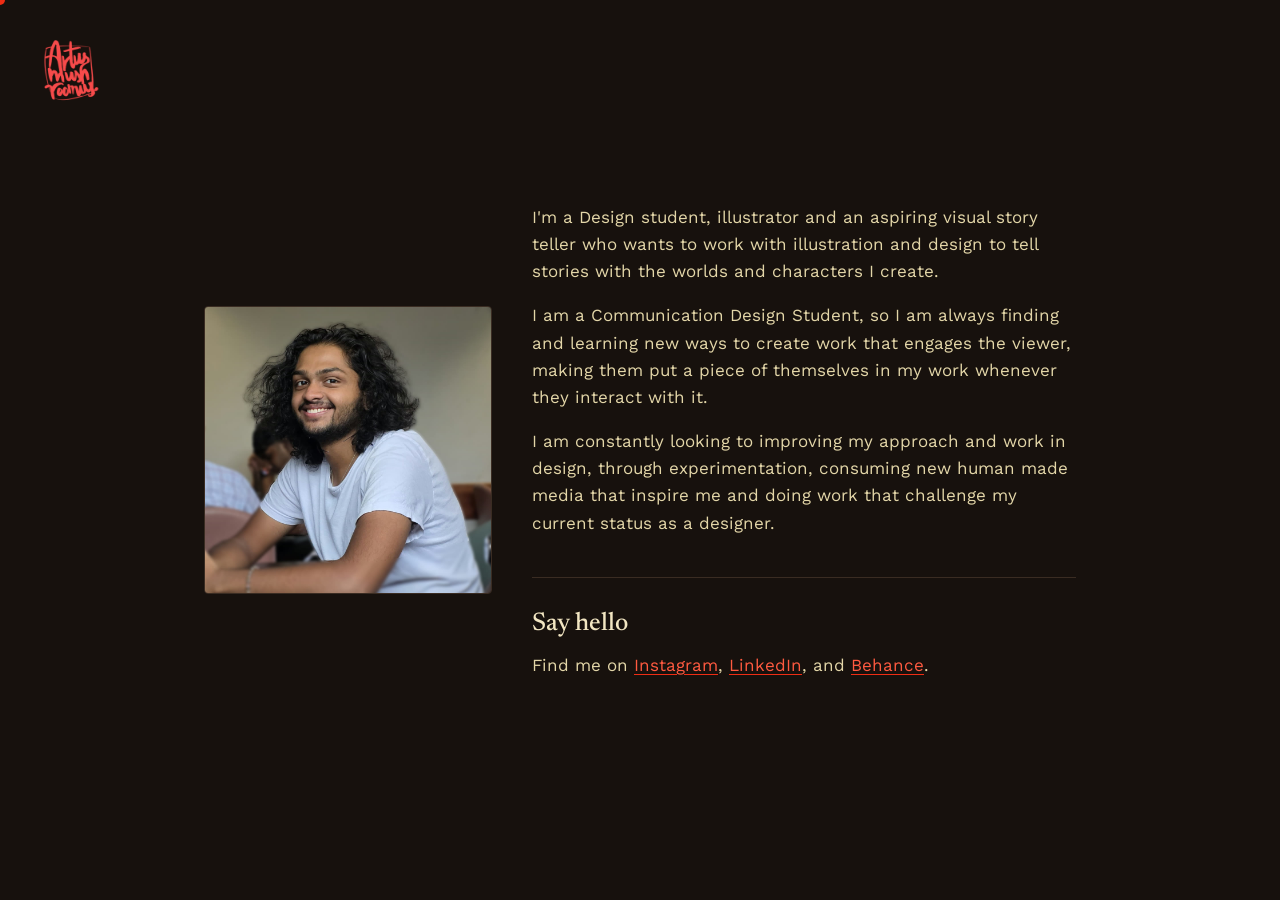
<file: about.html>
<!DOCTYPE html>
<html lang="en">

<head>
  <meta charset="UTF-8">
  <meta name="viewport" content="width=device-width, initial-scale=1.0">
  <title>About — Adithyan S.</title>
  <meta name="description" content="About Adithyan S. and how to get in touch.">

  <link rel="preconnect" href="https://fonts.googleapis.com">
  <link rel="preconnect" href="https://fonts.gstatic.com" crossorigin>
  <link
    href="https://fonts.googleapis.com/css2?family=Newsreader:ital,wght@0,400;0,500;0,600;1,400&family=Work+Sans:wght@400;500;600&display=swap"
    rel="stylesheet">

  <link rel="stylesheet" href="style.css">
</head>

<body>

  <!-- Custom cursor dot — purely decorative, hidden on touch devices -->
  <div class="cursor-dot" id="cursorDot" aria-hidden="true"></div>

  <div id="siteContent">

    <!-- Sidebar navigation (same as the landing page) -->
    <aside class="sidebar">
      <a class="wordmark" href="index.html#intro" aria-label="Adithyan S. — play the intro"><picture><source srcset="assets/images/web/logo-mobile.webp" media="(max-width: 860px)" width="219" height="240"><source srcset="assets/images/web/logo-still.webp" media="(prefers-reduced-motion: reduce)"><img src="assets/images/web/logo-animated.webp" alt="" width="240" height="240"></picture></a>
      <!-- Phones: the links fold into a full-screen menu behind this button (menu.js) -->
      <button class="menu-toggle" type="button" aria-expanded="false" aria-controls="siteNav">
        <span class="menu-toggle-label sr-only">Menu</span>
        <span class="menu-toggle-icon" aria-hidden="true"></span>
      </button>
      <nav class="site-nav" id="siteNav" aria-label="Primary">
        <a href="index.html">Work</a>
        <a href="about.html" aria-current="page">About</a>
        <a href="contact.html">Contact</a>
      </nav>
    </aside>

    <main class="main-content" id="top">

      <h1 class="sr-only">About</h1>

      <section class="about" aria-label="About me">

        <!-- Photo (left). Square web copy cropped from "panel picture.png" (blank ceiling and blurry foreground removed). -->
        <img class="about-photo" src="assets/images/about-photo.jpg" width="1000" height="1000"
          alt="Portrait of Adithyan S. smiling, seated at a table in a white T-shirt.">

        <!-- Text (right): bio paragraph, then the contact info -->
        <div class="about-body">
          <p>I'm a Design student, illustrator and an aspiring visual story teller who wants to work with illustration
            and design to tell stories with the worlds and characters I create.</p>
          <p>I am a Communication Design Student, so I am always finding and learning new ways to create work that
            engages the viewer, making them put a piece of themselves in my work whenever they interact with it.</p>
          <p>I am constantly looking to improving my approach and work in design, through experimentation, consuming
            new human made media that inspire me and doing work that challenge my current status as a designer.</p>

          <div class="about-contact" id="contact">
            <h2>Say hello</h2>
            <p>Find me on
              <a href="https://www.instagram.com/artus_mushroomus/" rel="noopener noreferrer"
                target="_blank">Instagram</a>,
              <a href="https://www.linkedin.com/in/adithyan-sathyanarayanan-072b5b22b" rel="noopener noreferrer"
                target="_blank">LinkedIn</a>, and
              <a href="https://www.behance.net/adithyasathyan" rel="noopener noreferrer" target="_blank">Behance</a>.
            </p>
          </div>
        </div>

      </section>

    </main>

    <footer class="site-footer">
      <p class="footer-note">&copy; <span id="year"></span> Adithyan Sathyanarayanan</p>
    </footer>

  </div>

  <script>
    document.getElementById('year').textContent = new Date().getFullYear();

    // Custom cursor dot (same behaviour as the landing page)
    const cursorDot = document.getElementById('cursorDot');
    if (cursorDot && window.matchMedia('(hover: hover)').matches) {
      document.addEventListener('mousemove', (e) => {
        cursorDot.style.left = e.clientX + 'px';
        cursorDot.style.top = e.clientY + 'px';
      });
      document.querySelectorAll('a, button').forEach(el => {
        el.addEventListener('mouseenter', () => cursorDot.classList.add('hovering'));
        el.addEventListener('mouseleave', () => cursorDot.classList.remove('hovering'));
      });
    }
  </script>

  <script src="menu.js" defer></script>

</body>

</html>
</file>
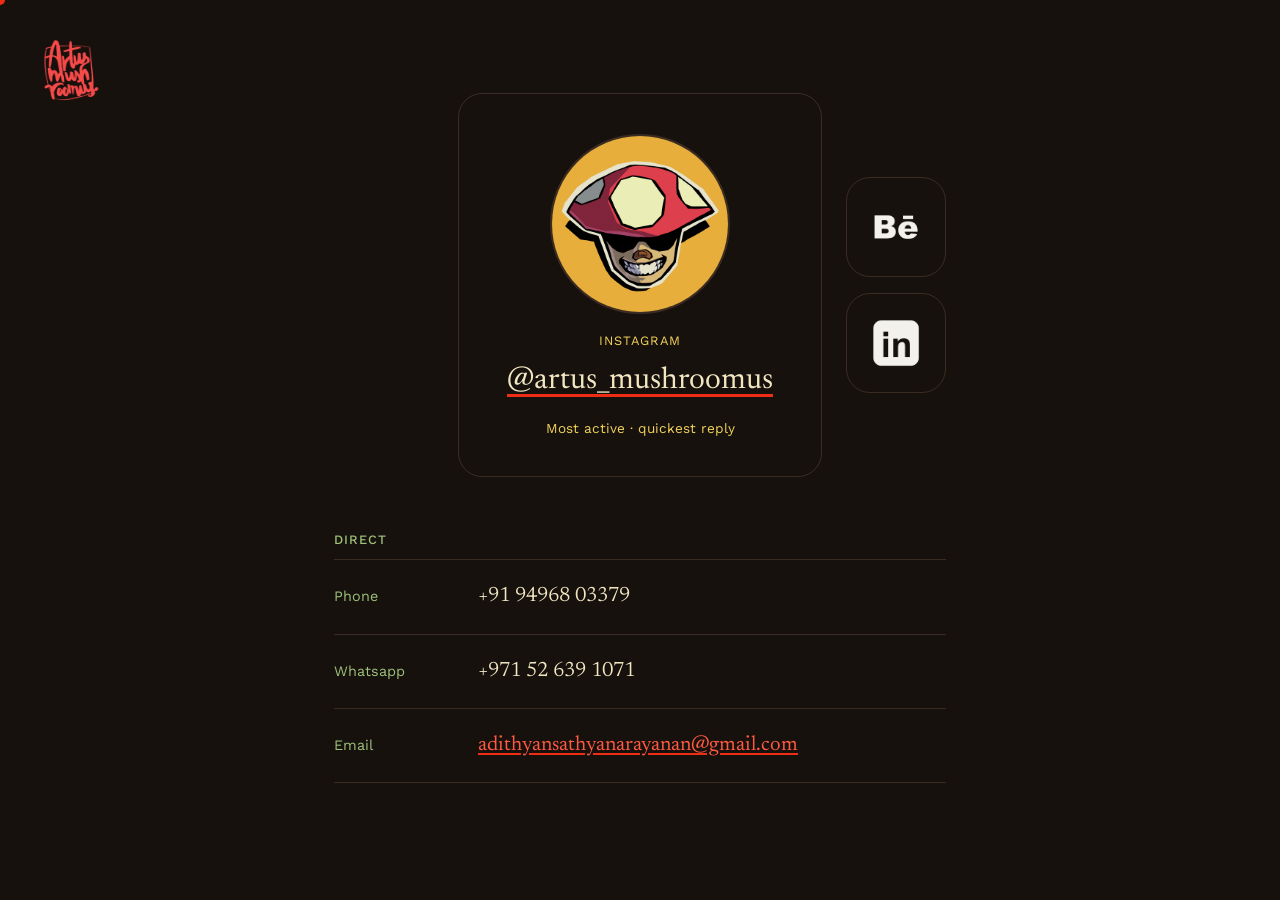
<file: contact.html>
<!DOCTYPE html>
<html lang="en">

<head>
  <meta charset="UTF-8">
  <meta name="viewport" content="width=device-width, initial-scale=1.0">
  <title>Contact — Adithyan S.</title>
  <meta name="description" content="Contact details for Adithyan S.: phone, email and social profiles.">

  <link rel="preconnect" href="https://fonts.googleapis.com">
  <link rel="preconnect" href="https://fonts.gstatic.com" crossorigin>
  <link
    href="https://fonts.googleapis.com/css2?family=Newsreader:ital,wght@0,400;0,500;0,600;1,400&family=Work+Sans:wght@400;500;600&display=swap"
    rel="stylesheet">

  <link rel="stylesheet" href="style.css">
</head>

<body>

  <!-- Custom cursor dot — purely decorative, hidden on touch devices -->
  <div class="cursor-dot" id="cursorDot" aria-hidden="true"></div>

  <div id="siteContent">

    <!-- Sidebar navigation (same as the other pages) -->
    <aside class="sidebar">
      <a class="wordmark" href="index.html#intro" aria-label="Adithyan S. — play the intro"><picture><source srcset="assets/images/web/logo-mobile.webp" media="(max-width: 860px)" width="219" height="240"><source srcset="assets/images/web/logo-still.webp" media="(prefers-reduced-motion: reduce)"><img src="assets/images/web/logo-animated.webp" alt="" width="240" height="240"></picture></a>
      <!-- Phones: the links fold into a full-screen menu behind this button (menu.js) -->
      <button class="menu-toggle" type="button" aria-expanded="false" aria-controls="siteNav">
        <span class="menu-toggle-label sr-only">Menu</span>
        <span class="menu-toggle-icon" aria-hidden="true"></span>
      </button>
      <nav class="site-nav" id="siteNav" aria-label="Primary">
        <a href="index.html">Work</a>
        <a href="about.html">About</a>
        <a href="contact.html" aria-current="page">Contact</a>
      </nav>
    </aside>

    <main class="main-content" id="top">

      <h1 class="sr-only">Contact</h1>

      <section class="contact" aria-label="Contact details">

        <!-- Most active: Instagram is the centrepiece, Behance sits to its side -->
        <div class="contact-featured">
          <a class="contact-social contact-social--primary" href="https://www.instagram.com/artus_mushroomus/"
            rel="noopener noreferrer" target="_blank">
            <img class="contact-icon contact-icon--avatar" src="assets/images/instagram-avatar.png" alt="" width="180"
              height="180">
            <span class="contact-social-label">Instagram</span>
            <span class="contact-social-handle">@artus_mushroomus</span>
            <span class="contact-social-note">Most active &middot; quickest reply</span>
          </a>
          <!-- Icon-only links to the right of Instagram: Behance, then LinkedIn -->
          <div class="contact-icon-links">
            <a class="contact-icon-link" href="https://www.behance.net/adithyasathyan" rel="noopener noreferrer"
              target="_blank" aria-label="Behance: adithyasathyan" title="Behance">
              <img src="assets/images/behance.png" alt="" width="32" height="32">
            </a>
            <a class="contact-icon-link" href="https://www.linkedin.com/in/adithyan-sathyanarayanan-072b5b22b"
              rel="noopener noreferrer" target="_blank" aria-label="LinkedIn: Adithyan Sathyanarayanan"
              title="LinkedIn">
              <img src="assets/images/linkedin.png" alt="" width="32" height="32">
            </a>
          </div>
        </div>

        <h2 class="contact-group-title">Direct</h2>
        <dl class="contact-list">
          <div class="contact-row">
            <dt>Phone</dt>
            <dd>+91 94968 03379</dd>
          </div>
          <div class="contact-row">
            <dt>Whatsapp</dt>
            <dd>+971 52 639 1071</dd>
          </div>
          <div class="contact-row">
            <dt>Email</dt>
            <dd><a href="mailto:adithyansathyanarayanan@gmail.com">adithyansathyanarayanan@gmail.com</a></dd>
          </div>
        </dl>
      </section>

    </main>

    <footer class="site-footer">
      <p class="footer-note">&copy; <span id="year"></span> Adithyan Sathyanarayanan</p>
    </footer>

  </div>

  <script>
    document.getElementById('year').textContent = new Date().getFullYear();

    // Custom cursor dot (same behaviour as the other pages)
    const cursorDot = document.getElementById('cursorDot');
    if (cursorDot && window.matchMedia('(hover: hover)').matches) {
      document.addEventListener('mousemove', (e) => {
        cursorDot.style.left = e.clientX + 'px';
        cursorDot.style.top = e.clientY + 'px';
      });
      document.querySelectorAll('a, button').forEach(el => {
        el.addEventListener('mouseenter', () => cursorDot.classList.add('hovering'));
        el.addEventListener('mouseleave', () => cursorDot.classList.remove('hovering'));
      });
    }
  </script>

  <script src="menu.js" defer></script>

</body>

</html>
</file>
<file: style.css>
:root {
    /* Warm palette: dark browns, a red primary accent and a yellow secondary one */
    --paper: #17110D;       /* page background: very dark brown */
    --panel-bg: #211913;    /* panels and the project view: a step lighter */
    --ink: #F2E6C2;         /* main text: pale, soft yellow (lighter than the paragraph yellow) */
    --ink-soft: #F2D35B;    /* secondary text: saturated light yellow */
    --ink-body: #E3D6A8;    /* paragraph text (project write-ups, About): softer, less saturated yellow */
    --accent: #EF2D14;      /* primary accent: saturated red (current page, markers) */
    --accent-2: #FFBE0B;    /* secondary accent: saturated golden yellow (glows, selection) */
    --accent-2-vivid: #FFD60A; /* a bright, saturated yellow: the Instagram card's hover outline */
    --green-hint: #9EC27A;  /* hints of green: sidebar links, small labels, copyright */
    --accent-deep: #FF5A40; /* hover and focus outlines: lighter saturated red */
    --line: #3A2C22;        /* lines and outlines: brown */
    --black: #000000;

    --font-display: "Newsreader", Georgia, serif;
    --font-body: "Work Sans", -apple-system, BlinkMacSystemFont, "Segoe UI", sans-serif;

    --max-width: 1040px;
    --sidebar-width: 240px;
    --radius: 4px;
}

* {
    box-sizing: border-box;
}

/* Animation #1 — custom text selection color */
::selection {
    background: var(--accent-2);
    color: var(--paper); /* dark text reads better on the yellow */
}

html {
    /* dark scrollbars in the site's browns, on every scrolling area (inherited) */
    color-scheme: dark;
    scrollbar-color: var(--line) var(--paper);
    scroll-behavior: smooth;
    /* Always reserve the scrollbar's space, so the layout never shifts
       sideways when a page gains or loses its scrollbar */
    scrollbar-gutter: stable;
}

@media (prefers-reduced-motion: reduce) {
    html {
        scroll-behavior: auto;
    }

    * {
        animation-duration: 0.001ms !important;
        transition-duration: 0.001ms !important;
    }
}

body {
    margin: 0;
    background: var(--paper);
    color: var(--ink);
    font-family: var(--font-body);
    font-size: 17px;
    line-height: 1.6;
    -webkit-font-smoothing: antialiased;
}

h1,
h2,
h3,
h4 {
    font-family: var(--font-display);
    color: var(--ink);
    font-weight: 500;
    line-height: 1.15;
    margin: 0 0 0.5em;
}

p {
    margin: 0 0 1em;
    color: var(--ink-body);
    max-width: 62ch;
}

a {
    color: var(--accent-deep);
    text-decoration-color: var(--accent);
    text-underline-offset: 3px;
}

a:hover {
    color: var(--ink);
}

:focus-visible {
    outline: 2px solid var(--accent-deep);
    outline-offset: 3px;
}

/* Visually hidden, still read by screen readers */
.sr-only {
    position: absolute;
    width: 1px;
    height: 1px;
    padding: 0;
    margin: -1px;
    overflow: hidden;
    clip: rect(0, 0, 0, 0);
    white-space: nowrap;
    border: 0;
}

/* Animation #6 — custom cursor dot. Only takes over the cursor on devices
   that actually have a mouse/trackpad; touch devices keep the normal cursor. */
@media (hover: hover) {
    body {
        cursor: none;
    }
}

.cursor-dot {
    position: fixed;
    top: 0;
    left: 0;
    width: 10px;
    height: 10px;
    background: var(--accent);
    border-radius: 50%;
    pointer-events: none;
    z-index: 9999;
    transform: translate(-50%, -50%);
    transition: width 0.2s, height 0.2s, background 0.2s;
}

.cursor-dot.hovering {
    width: 28px;
    height: 28px;
    background: var(--accent-2);
}

@media (hover: none) {
    .cursor-dot {
        display: none;
    }
}

/* A fullscreen element is shown on its own, so the cursor dot can't appear
   over it. Give the normal pointer back there, or there'd be no cursor at all. */
:fullscreen {
    cursor: auto;
}

/* Animation #8 — Konami-code easter egg ("party mode") */
@keyframes hueRotate {
    from {
        filter: hue-rotate(0deg);
    }

    to {
        filter: hue-rotate(360deg);
    }
}

.party-mode {
    animation: hueRotate 1.5s linear infinite;
}

/* =========================================================
   Sidebar (replaces the old top header)
   ========================================================= */
.sidebar {
    position: fixed;
    top: 0;
    left: 0;
    bottom: 0;
    width: var(--sidebar-width);
    padding: 2rem 1.5rem;
    display: flex;
    flex-direction: column;
    gap: 2.5rem;
    background: var(--paper);
    border-right: 1px solid var(--line);
    z-index: 10;
}

.wordmark {
    display: inline-block;
    line-height: 0;
    text-decoration: none;
}

/* Animated logo (assets/images/web/logo-animated.webp, still version for reduced
   motion). Its square frame leaves room for the wide mushroom frames, so it's set
   larger than the drawing itself looks. */
.wordmark img {
    display: block;
    height: 180px;
    width: auto;
}

/* Narrow screens: the sidebar becomes a top bar, so a shorter logo — a still of
   the wordmark (logo-mobile.webp), cropped tight since there's no animation */
@media (max-width: 860px) {
    .wordmark img {
        height: 88px;
    }
}

.site-nav {
    display: flex;
    flex-direction: column;
    gap: 0.75rem;
}

.site-nav a {
    color: var(--green-hint);
    text-decoration: none;
    font-size: 0.95rem;
}

.site-nav a:hover {
    color: var(--ink);
}

/* Marks the page you're currently on */
.site-nav a[aria-current="page"] {
    color: var(--green-hint);
    text-decoration: underline;
    text-decoration-color: var(--accent);
    text-decoration-thickness: 2px;
    text-underline-offset: 6px;
}

/* Desktop sidebar: logo, links and copyright centred down the middle, with
   larger links. (Phones keep the top-bar layout from the Responsive section.) */
@media (min-width: 861px) {
    .sidebar {
        align-items: center;
    }

    /* Each link is a rectangle running the full width of the sidebar, edge to
       edge (out through the sidebar's side padding), with its word centred, so
       the whole bar is clickable */
    .site-nav {
        align-self: stretch;
        align-items: stretch;
        gap: 0.5rem;
        margin-inline: -1.5rem; /* = the sidebar's side padding */
    }

    .site-nav a {
        display: flex;
        align-items: center;
        justify-content: center;
        min-height: 52px;
        padding: 0.5rem 1rem;
        font-size: 1.25rem;
        transition: color 0.15s ease;
    }

    /* Hover: a light underline under the word (the current page keeps its red one) */
    .site-nav a:hover:not([aria-current="page"]),
    .site-nav a:focus-visible:not([aria-current="page"]) {
        text-decoration: underline;
        text-decoration-color: color-mix(in srgb, var(--ink) 35%, transparent);
        text-decoration-thickness: 1px;
        text-underline-offset: 6px;
    }

    .site-footer .footer-note {
        font-size: 0.95rem;
        text-align: center;
    }
}

/* Moving between pages (Work / About / Contact) crossfades instead of cutting
   straight over, in browsers that support it; others just change page as before */
@media (prefers-reduced-motion: no-preference) {
    @view-transition {
        navigation: auto;
    }
}

/* Phone menu (menu.js adds .has-menu to the sidebar; .menu-open while it's open).
   Desktop never shows the button. */
.menu-toggle {
    display: none;
}

@media (max-width: 860px) {

    /* Top bar: logo on the left, Menu button on the right — even on the
       narrowest phones, which otherwise stack the logo above the links */
    .sidebar.has-menu {
        position: relative;
        flex-direction: row;
        align-items: center;
        justify-content: space-between;
    }

    /* Icon-only square button (its "Menu" / "Close" label is for screen readers) */
    .has-menu .menu-toggle {
        appearance: none;
        display: flex;
        align-items: center;
        justify-content: center;
        width: 48px;
        height: 48px;
        padding: 0;
        background: none;
        border: 1px solid var(--line);
        border-radius: var(--radius);
        color: var(--ink);
        font: 500 1rem var(--font-body);
        cursor: pointer;
    }

    .has-menu .menu-toggle:focus-visible {
        border-color: var(--accent-deep);
    }

    /* Three lines that turn into an × when open */
    .menu-toggle-icon,
    .menu-toggle-icon::before,
    .menu-toggle-icon::after {
        display: block;
        width: 20px;
        height: 2px;
        background: currentColor;
        border-radius: 1px;
        transition: transform 0.25s ease, background-color 0.25s ease;
    }

    .menu-toggle-icon {
        position: relative;
    }

    .menu-toggle-icon::before,
    .menu-toggle-icon::after {
        content: "";
        position: absolute;
        left: 0;
    }

    .menu-toggle-icon::before {
        top: -6px;
    }

    .menu-toggle-icon::after {
        top: 6px;
    }

    .menu-open .menu-toggle-icon {
        background-color: transparent;
    }

    .menu-open .menu-toggle-icon::before {
        transform: translateY(6px) rotate(45deg);
    }

    .menu-open .menu-toggle-icon::after {
        transform: translateY(-6px) rotate(-45deg);
    }

    /* While open, the top bar sits above the rest of the page (but below the intro),
       and the page behind doesn't scroll */
    .sidebar.menu-open {
        z-index: 650;
    }

    .menu-is-open body {
        overflow: hidden;
    }

    /* The close button stays on top of the overlay, pinned to the screen's
       top-right corner (exactly where it sits in the top bar), so it can be
       reached even after scrolling down the page */
    .has-menu .menu-toggle {
        position: relative;
        z-index: 1;
    }

    .menu-open .menu-toggle {
        position: fixed;
        /* top bar padding + centred against the 88px logo */
        top: calc(1.5rem + (88px - 48px) / 2);
        right: 1.5rem;
    }

    /* The overlay: covers the whole screen, links in the very middle */
    .has-menu .site-nav {
        position: fixed;
        inset: 0;
        flex-direction: column;
        align-items: center;
        justify-content: center;
        gap: 0.5rem;
        padding: 6rem 1.5rem;
        background: var(--paper);
        /* closed: hidden, and out of the tab order */
        visibility: hidden;
        opacity: 0;
        transition: opacity 0.25s ease, visibility 0s linear 0.25s;
    }

    .menu-open .site-nav {
        visibility: visible;
        opacity: 1;
        transition: opacity 0.25s ease, visibility 0s;
    }

    /* Big, easy-to-tap links that rise in slightly as it opens */
    .has-menu .site-nav a {
        display: block;
        padding: 0.6rem 1.5rem;
        text-align: center;
        font-family: var(--font-body);
        font-size: 2rem;
        transform: translateY(12px);
        transition: transform 0.35s cubic-bezier(0.22, 1, 0.36, 1), color 0.15s ease;
    }

    .menu-open .site-nav a {
        transform: none;
    }
}

/* Everything that isn't the sidebar sits to its right */
.main-content {
    margin-left: var(--sidebar-width);
}

/* =========================================================
   Work gallery
   ========================================================= */
/* The grid keeps its cards big at every window size: columns are at least
   ~340px wide when there's room (so a narrower window drops to fewer, still-big
   columns instead of squeezing three small ones), never fewer than two, and the
   whole grid can spread up to 1320px (three ~410px columns on a big screen). */
.gallery {
    max-width: 1320px;
    margin: 0 auto;
    padding: 2.5rem 1.5rem 4rem;
    display: grid;
    grid-template-columns: repeat(auto-fill, minmax(min(340px, calc((100% - 1.25rem) / 2)), 1fr));
    gap: 1.25rem;
    /* Frames keep their own height instead of stretching to match the tallest one in the row */
    align-items: start;
}

/* Mid-size windows (861–1100px), where the sidebar takes the biggest share of
   the width: a slimmer sidebar and logo, so the grid has room to stay big */
@media (min-width: 861px) and (max-width: 1100px) {
    :root {
        --sidebar-width: 200px;
    }

    .wordmark img {
        height: 150px;
    }
}

/* Masonry mode (switched on by the script in index.html): the grid gets 1px
   rows and every frame spans as many rows as it is tall, so frames of
   different heights pack together with no empty gaps. Without JavaScript the
   normal two-column grid above is used instead. */
.gallery.is-masonry {
    grid-auto-rows: 1px;
    grid-auto-flow: dense;
    row-gap: 0;
}

.gallery-item {
    appearance: none;
    position: relative;     /* the hover label sits on top of the image */
    display: flex;
    flex-direction: column;
    padding: 0;
    border: 1px solid var(--line);
    border-radius: var(--radius);
    background: none;
    color: inherit;
    font: inherit;
    text-align: left;
    overflow: hidden;
    cursor: pointer;
    transition: border-color 0.15s ease, transform 0.15s ease;
}

.gallery-item:hover,
.gallery-item:focus-visible {
    border-color: var(--accent-deep);
}

.gallery-item:hover {
    transform: translateY(-2px);
}

/* Slide-in (index.html script): cards wait hidden, then slide up into place.
   The animation only fills *before* it plays, so once it's done the card's
   normal styles (and its hover lift) take over again. */
.gallery.reveal-ready .gallery-item:not(.is-revealed) {
    opacity: 0;
}

.gallery-item.is-revealed {
    animation: card-slide-in 0.7s cubic-bezier(0.22, 1, 0.36, 1) var(--reveal-delay, 0s) backwards;
}

@keyframes card-slide-in {
    from {
        opacity: 0;
        transform: translateY(48px);
    }
}

.gallery-item-media {
    display: block;
    width: 100%;
    /* Empty placeholder frames are 4:3 (see below: frames that hold an image use the image's own shape) */
    aspect-ratio: 4 / 3;
    background:
        repeating-linear-gradient(135deg,
            var(--paper),
            var(--paper) 10px,
            var(--line) 10px,
            var(--line) 11px);
}

/* A frame that contains an image takes that image's exact shape — no cropping */
.gallery-item-media:has(img),
.gallery-item-media:has(video) {
    aspect-ratio: auto;
}

.gallery-item-media img,
.gallery-item-media video {
    width: 100%;
    height: auto;
    display: block;
}

/* Video projects: a round play badge over the thumbnail */
.gallery-item-media--video {
    position: relative;
}

.gallery-item-play {
    position: absolute;
    top: 50%;
    left: 50%;
    width: 56px;
    height: 56px;
    transform: translate(-50%, -50%);
    border-radius: 50%;
    background: rgba(23, 17, 13, 0.7);
    border: 2px solid var(--ink);
    transition: background-color 0.2s ease, border-color 0.2s ease;
    z-index: 2; /* above the dark name overlay that appears on hover */
}

/* The triangle inside the badge */
.gallery-item-play::after {
    content: "";
    position: absolute;
    top: 50%;
    left: 54%;
    transform: translate(-50%, -50%);
    border-style: solid;
    border-width: 10px 0 10px 16px;
    border-color: transparent transparent transparent var(--ink);
}

.gallery-item:hover .gallery-item-play {
    background: var(--accent);
    border-color: var(--accent);
}

/* Project name: hidden until hover (or keyboard focus), then shown in the
   palette white over a see-through black wash */
.gallery-item-caption {
    position: absolute;
    inset: 0;
    display: flex;
    align-items: flex-end;
    padding: 1rem 1.1rem;
    background: color-mix(in srgb, var(--black) 60%, transparent);
    font-size: 1.05rem;
    font-weight: 500;
    color: var(--ink);
    opacity: 0;
    transition: opacity 0.25s ease;
    pointer-events: none;
    z-index: 1;
}

.gallery-item:hover .gallery-item-caption,
.gallery-item:focus-visible .gallery-item-caption {
    opacity: 1;
}

/* Touch screens can't hover: keep the name visible on a soft fade along the
   bottom of the image instead */
@media (hover: none) {
    .gallery-item-caption {
        top: auto;
        padding-top: 2.5rem;
        background: linear-gradient(transparent, color-mix(in srgb, var(--black) 80%, transparent));
        opacity: 1;
    }
}

/* Phones: always two narrow columns, like the Pinterest app */
@media (max-width: 600px) {
    .gallery {
        grid-template-columns: repeat(2, minmax(0, 1fr));
        gap: 0.75rem;
        padding: 1.5rem 0.75rem 3rem;
    }

    .gallery-item-caption {
        padding: 1.75rem 0.7rem 0.6rem;
        font-size: 0.85rem;
    }

    .gallery-item-play {
        width: 40px;
        height: 40px;
    }

    .gallery-item-play::after {
        border-width: 7px 0 7px 11px;
    }
}


/* =========================================================
   About page
   ========================================================= */
.about {
    max-width: var(--max-width);
    margin: 0 auto;
    padding: 2.5rem 1.5rem;
    display: grid;
    /* Photo column fits the photo; the photo + text pair is centred across the
       page, and centred vertically in the window */
    grid-template-columns: auto minmax(0, 34rem);
    justify-content: center;
    align-content: center;
    align-items: center;
    min-height: 100vh;
    box-sizing: border-box;
    gap: 2.5rem;
}

/* Portrait, square. The stripes show only while the image loads. */
.about-photo {
    display: block;
    width: 18rem;         /* desktop size (~30% smaller than its old full column) */
    max-width: 100%;
    height: auto;
    aspect-ratio: 1 / 1;
    object-fit: cover;
    border: 1px solid var(--line);
    border-radius: var(--radius);
    background:
        repeating-linear-gradient(135deg,
            var(--paper),
            var(--paper) 10px,
            var(--line) 10px,
            var(--line) 11px);
}

/* A small entrance on arriving at the About and Contact pages: each part fades in
   while rising slightly, one just after another. ("backwards" only holds the
   starting state during each delay; afterwards the parts' own styles apply.) */
@media (prefers-reduced-motion: no-preference) {

    /* About: the photo, then the text */
    .about-photo,
    .about-body,
    /* Contact: the Instagram card, the Behance / LinkedIn buttons, then the
       "Direct" heading and its rows */
    .contact-social--primary,
    .contact-icon-link,
    .contact-group-title,
    .contact-row {
        animation: page-enter 0.6s cubic-bezier(0.22, 1, 0.36, 1) backwards;
    }

    .about-body { animation-delay: 0.08s; }

    .contact-icon-link:nth-child(1) { animation-delay: 0.08s; }
    .contact-icon-link:nth-child(2) { animation-delay: 0.14s; }
    .contact-group-title { animation-delay: 0.2s; }
    .contact-row:nth-child(1) { animation-delay: 0.26s; }
    .contact-row:nth-child(2) { animation-delay: 0.32s; }
    .contact-row:nth-child(3) { animation-delay: 0.38s; }
}

@keyframes page-enter {
    from {
        opacity: 0;
        transform: translateY(14px);
    }
}

.about-contact {
    margin-top: 2.5rem;
    padding-top: 2rem;
    border-top: 1px solid var(--line);
}

.about-contact h2 {
    font-size: 1.6rem;
}

/* =========================================================
   Contact page
   ========================================================= */
.contact {
    max-width: 900px;
    margin: 0 auto;
    padding: 2.5rem 1.5rem 4rem;
}

/* Featured socials: Instagram in the true centre column, with a small column
   of icon-only links (Behance, LinkedIn) just to its right */
.contact-featured {
    display: grid;
    grid-template-columns: 1fr auto 1fr;
    align-items: center;
    gap: 1.5rem;
    margin-bottom: 3.5rem;
}

.contact-social {
    display: flex;
    flex-direction: column;
    align-items: center;
    gap: 0.35rem;
    text-align: center;
    text-decoration: none;
    color: var(--ink);
    border: 1px solid var(--line);
    border-radius: var(--radius);
    transition: border-color 0.2s ease, background-color 0.2s ease;
}

.contact-social:hover {
    color: var(--ink);
    border-color: var(--accent-deep);
    background: var(--panel-bg);
}

.contact-social--primary {
    grid-column: 2;
    padding: 2.5rem 3rem 2.25rem;
    border-radius: 24px;
}

/* Its outline turns yellow on hover (unlike the red hover elsewhere) */
.contact-social--primary:hover,
.contact-social.contact-social--primary:hover .contact-icon--avatar {
    border-color: var(--accent-2-vivid);
}

.contact-icon-links {
    grid-column: 3;
    justify-self: start;
    display: flex;
    flex-direction: column;
    gap: 1rem;
}

.contact-icon-link {
    display: flex;
    align-items: center;
    justify-content: center;
    width: 100px;
    height: 100px;
    border: 1px solid var(--line);
    border-radius: 24px;
    transition: border-color 0.2s ease, background-color 0.2s ease;
}

.contact-icon-link:hover,
.contact-icon-link:focus-visible {
    border-color: var(--accent-deep);
    background: var(--panel-bg);
}

.contact-icon-link img {
    display: block;
    width: 50px;
    height: 50px;
}

.contact-icon {
    display: block;
    margin-bottom: 0.75rem;
}

.contact-social--primary .contact-icon {
    width: 180px;
    height: 180px;
}

/* Instagram profile picture, cropped to a circle like on the app */
.contact-icon--avatar {
    border-radius: 50%;
    object-fit: cover;
    border: 2px solid var(--line);
    transition: border-color 0.2s ease;
}

.contact-social:hover .contact-icon--avatar {
    border-color: var(--accent);
}

.contact-social-label {
    font-size: 0.8rem;
    letter-spacing: 0.08em;
    text-transform: uppercase;
    color: var(--ink-soft);
}

.contact-social-handle {
    font-family: var(--font-display);
    font-size: 1.15rem;
    text-decoration: underline;
    text-decoration-color: var(--accent);
    text-underline-offset: 0.2em;
}

.contact-social--primary .contact-social-handle {
    font-size: 1.9rem;
}

.contact-social-note {
    margin-top: 0.4rem;
    font-size: 0.85rem;
    color: var(--ink-soft);
}

.contact-group-title {
    max-width: 640px;
    margin: 2.5rem auto 0.75rem;
    font-family: var(--font-body);
    font-size: 0.8rem;
    font-weight: 500;
    letter-spacing: 0.08em;
    text-transform: uppercase;
    color: var(--green-hint);
}

.contact-list {
    max-width: 640px;
    margin: 0 auto;
    border-top: 1px solid var(--line);
}

.contact-row {
    display: grid;
    grid-template-columns: 8rem 1fr;
    align-items: baseline;
    gap: 1rem;
    padding: 1.25rem 0;
    border-bottom: 1px solid var(--line);
}

.contact-row dt {
    font-size: 0.9rem;
    color: var(--green-hint);
}

.contact-row dd {
    margin: 0;
    font-family: var(--font-display);
    font-size: 1.3rem;
    color: var(--ink);
    overflow-wrap: anywhere;
}

/* Phones: no room beside Instagram, so the icons sit in a row underneath */
@media (max-width: 600px) {
    .contact-featured {
        grid-template-columns: minmax(0, 1fr);
        justify-items: center;
    }

    .contact-social--primary,
    .contact-icon-links {
        grid-column: 1;
        justify-self: center;
    }

    .contact-icon-links {
        flex-direction: row;
    }
}

@media (max-width: 480px) {
    .contact-row {
        grid-template-columns: 1fr;
        gap: 0.15rem;
    }

    .contact-social--primary {
        width: 100%;
        padding: 2rem 1rem;
    }

    .contact-social--primary .contact-social-handle {
        font-size: 1.5rem;
    }
}

/* =========================================================
   Full-screen project view
   ========================================================= */
.project-view {
    position: fixed;
    inset: 0;
    z-index: 500;
    background: var(--panel-bg);
    display: flex;
    flex-direction: column;
    opacity: 0;
    transform: translateY(16px);
    transition: opacity 0.3s ease, transform 0.3s ease;
}

.project-view[hidden] {
    display: none;
}

.project-view.is-open {
    opacity: 1;
    transform: none; /* (not translateY(0): no extra layer for Safari to manage) */
}

body.view-locked {
    overflow: hidden;
}

/* The page keeps room for its scrollbar (scrollbar-gutter on html). While a
   full-screen view is open the page can't scroll, so that room sits empty down
   the right edge — colour it to match the view, so no strip shows. */
html:has(body.view-locked) {
    background: var(--panel-bg);
}

/* ...and the darker enlarged-image view over it (its 92% --paper scrim over --panel-bg) */
html:has(#lightbox:not([hidden])) {
    background: rgb(24, 18, 13);
}

.project-view-bar {
    display: flex;
    align-items: stretch;
    flex-shrink: 0;
    border-bottom: 1px solid var(--line);
}

.project-view-tabs {
    display: flex;
    flex: 1;
    min-width: 0;
    overflow-x: auto;
    overflow-y: hidden;
    scrollbar-width: none;
    -ms-overflow-style: none;
}

/* The row of project tabs is replaced by the title dropdown below (desktop) and
   the dots (phones); the tabs stay in the page, hidden, as the projects' labels */
.project-view .project-view-tabs {
    display: none;
}

.project-view-bar {
    min-height: 52px;
}

/* Title dropdown: the current project's name with a ▾, opening a list of all
   the projects */
.project-picker {
    position: relative;
    flex: 1;
    display: flex;
    align-items: stretch;
    min-width: 0;
}

.project-picker-toggle {
    appearance: none;
    display: flex;
    align-items: center;
    gap: 0.55rem;
    padding: 0 1.5rem;
    background: none;
    border: none;
    color: var(--ink);
    font: 500 0.95rem var(--font-body);
    cursor: pointer;
    transition: color 0.15s ease;
}

.project-picker-toggle:hover,
.project-picker-toggle:focus-visible {
    color: var(--accent-deep);
}

.project-picker-caret {
    font-size: 0.75rem;
    transition: transform 0.2s ease;
}

.project-picker-toggle[aria-expanded="true"] .project-picker-caret {
    transform: rotate(180deg);
}

.project-picker-list {
    position: absolute;
    top: calc(100% + 6px);
    left: 1rem;
    z-index: 5;
    min-width: 16rem;
    margin: 0;
    padding: 0.4rem;
    list-style: none;
    background: var(--panel-bg);
    border: 1px solid var(--line);
    border-radius: 8px;
    box-shadow: 0 18px 40px rgba(0, 0, 0, 0.45);
    /* closed: hidden, and out of the tab order */
    visibility: hidden;
    opacity: 0;
    transform: translateY(-6px);
    transition: opacity 0.18s ease, transform 0.18s ease, visibility 0s linear 0.18s;
}

.project-picker-list.is-open {
    visibility: visible;
    opacity: 1;
    transform: none;
    transition: opacity 0.18s ease, transform 0.18s ease, visibility 0s;
}

.project-picker-item {
    appearance: none;
    display: flex;
    align-items: center;
    gap: 0.65rem;
    width: 100%;
    padding: 0.6rem 0.8rem;
    background: none;
    border: none;
    border-radius: 5px;
    color: var(--ink-soft);
    font: 0.95rem var(--font-body);
    text-align: left;
    white-space: nowrap;
    cursor: pointer;
}

/* a small dot marks the project you're on */
.project-picker-item::before {
    content: "";
    flex-shrink: 0;
    width: 6px;
    height: 6px;
    border-radius: 50%;
    background: transparent;
}

.project-picker-item[aria-current="true"] {
    color: var(--ink);
}

.project-picker-item[aria-current="true"]::before {
    background: var(--accent);
}

.project-picker-item:hover,
.project-picker-item:focus-visible {
    background: rgba(255, 255, 255, 0.05);
    color: var(--ink);
    outline: none;
}

/* Desktop: no bar — the title dropdown and the × float as two separate rounded
   shapes in the top corners, over the project. (Phones have their own layout.) */
@media (min-width: 861px) {
    .project-view .project-view-bar {
        position: absolute;
        top: 1rem;
        left: 1rem;
        right: 1rem;
        min-height: 0;
        justify-content: space-between;
        align-items: flex-start;
        border: none;
        background: none;
        pointer-events: none; /* only the two shapes take clicks, not the gap between */
    }

    .project-view .project-picker,
    .project-view .project-view-close {
        pointer-events: auto;
    }

    .project-view .project-picker {
        flex: 0 1 auto;
    }

    .project-view .project-picker-toggle,
    .project-view .project-view-close {
        height: 46px;
        background: rgba(23, 17, 13, 0.8);
        -webkit-backdrop-filter: blur(6px);
        backdrop-filter: blur(6px);
        border: 1px solid var(--line);
        transition: color 0.15s ease, border-color 0.15s ease;
    }

    .project-view .project-picker-toggle {
        padding: 0 1.2rem 0 1.3rem;
        border-radius: 999px;
    }

    .project-view .project-view-close {
        justify-content: center;
        width: 46px;
        padding: 0;
        border-radius: 50%;
    }

    .project-view .project-picker-toggle:hover,
    .project-view .project-picker-toggle:focus-visible,
    .project-view .project-view-close:hover,
    .project-view .project-view-close:focus-visible {
        border-color: var(--accent-deep);
    }

    .project-view .project-picker-list {
        left: 0;
    }

    /* The project now starts at the very top, so leave room under the shapes */
    .project-view .project-view-content .panel {
        padding-top: 5rem;
    }
}

.project-view-tabs::-webkit-scrollbar {
    display: none;
}

.pv-tab {
    appearance: none;
    background: none;
    border: none;
    border-right: 1px solid var(--line);
    padding: 1.1rem 1.25rem;
    font-family: var(--font-body);
    font-size: 0.9rem;
    color: var(--ink-soft);
    cursor: pointer;
    white-space: nowrap;
    position: relative;
}


.pv-tab[aria-selected="true"] {
    color: var(--ink);
}


.pv-tab[aria-selected="true"]::after {
    content: "";
    position: absolute;
    left: 0;
    right: 0;
    bottom: -1px;
    height: 2px;
    background: var(--accent);
}

.pv-tab:hover {
    color: var(--ink);
}

.project-view-close {
    appearance: none;
    background: none;
    border: none;
    border-left: 1px solid var(--line);
    padding: 0 1.4rem;
    font-family: var(--font-body);
    font-size: 0.9rem;
    color: var(--ink);
    cursor: pointer;
    display: flex;
    align-items: center;
    gap: 0.5rem;
    flex-shrink: 0;
}

/* Just the × (its name, "Close project", is for screen readers) */
.project-view-close .close-x {
    font-size: 2rem;
    line-height: 1;
    margin-top: -0.1em; /* the × sits a little low in the font */
}

.project-view-close:hover {
    color: var(--accent-deep);
}

.project-view-content {
    flex: 1;
    /* clipped sideways, so a project sliding in from the side never makes the
       view scroll sideways */
    position: relative;
    overflow-x: hidden;
    overflow-y: auto;
    scrollbar-width: none;
    -ms-overflow-style: none;
    /* the browser handles up/down scrolling and pinch-zoom; sideways swipes
       change project (index.html script) */
    touch-action: pan-y pinch-zoom;
}

.project-view-content::-webkit-scrollbar {
    display: none;
}

/* Previous / next project (desktop): full-height click zones down the left and
   right edges of the project view. Invisible at rest; on hover (or keyboard
   focus) a gradient slides in from the edge and the neighbouring project's
   title appears in it. The top bar sits above them. */
.project-view {
    --side-w: clamp(72px, 9vw, 140px);
}

.project-view-bar {
    position: relative;
    z-index: 3;
    background: var(--panel-bg);
}

.project-side {
    appearance: none;
    position: absolute;
    top: 0;
    bottom: 0;
    z-index: 2;
    width: var(--side-w);
    display: flex;
    align-items: center;
    padding: 0 0.9rem;
    overflow: hidden;
    background: none;
    border: none;
    color: var(--ink);
    font: inherit;
    cursor: pointer;
}

.project-side--prev {
    left: 0;
    justify-content: flex-start;
    text-align: left;
}

.project-side--next {
    right: 0;
    justify-content: flex-end;
    text-align: right;
}

/* The gradient: tucked off the edge, slides in on hover */
.project-side::before {
    content: "";
    position: absolute;
    inset: 0;
    opacity: 0;
    transition: transform 0.35s cubic-bezier(0.22, 1, 0.36, 1), opacity 0.35s ease;
}

.project-side--prev::before {
    background: linear-gradient(to right,
            color-mix(in srgb, var(--green-hint) 22%, var(--paper)) 0%,
            transparent 100%);
    transform: translateX(-100%);
}

.project-side--next::before {
    background: linear-gradient(to left,
            color-mix(in srgb, var(--green-hint) 22%, var(--paper)) 0%,
            transparent 100%);
    transform: translateX(100%);
}

.project-side:hover::before,
.project-side:focus-visible::before {
    opacity: 1;
    transform: none;
}

/* The title: follows the gradient in, a beat later */
.project-side-label {
    position: relative;
    display: flex;
    flex-direction: column;
    gap: 0.3rem;
    opacity: 0;
    transition: transform 0.35s cubic-bezier(0.22, 1, 0.36, 1) 0.05s, opacity 0.25s ease 0.05s;
}

.project-side--prev .project-side-label {
    transform: translateX(-14px);
}

.project-side--next .project-side-label {
    transform: translateX(14px);
}

.project-side:hover .project-side-label,
.project-side:focus-visible .project-side-label {
    opacity: 1;
    transform: none;
}

.project-side-dir {
    font-size: 0.7rem;
    letter-spacing: 0.14em;
    text-transform: uppercase;
    color: var(--ink-soft);
}

.project-side-name {
    font-family: var(--font-display);
    font-size: 1.1rem;
    line-height: 1.2;
}

.project-side:focus-visible {
    outline: none;
}

/* Mid-sized windows: keep the project clear of the side zones */
@media (min-width: 861px) and (max-width: 1239px) {
    .project-view .project-view-content .panel {
        padding-inline: calc(var(--side-w) + 0.75rem);
    }
}

/* Phones: no arrows — a sideways swipe changes project, and that swipe is the
   only movement: the new project slides in like on desktop, while projects
   opened or picked any other way simply appear, without the settle */
@media (max-width: 860px) {
    .project-side {
        display: none;
    }

    .project-view-content .panel:not(.swipe-in-left):not(.swipe-in-right) {
        animation: none;
    }
}

/* Project dots (phones only): one per project along the bottom of the screen,
   the current one a red pill with its name underneath. Tap one, or press and
   slide along them to scrub through the projects (index.html script). */
.project-dots {
    display: none;
}

@media (max-width: 860px) {

    /* No bar of titles on phones: just Close, floating in the top corner */
    .project-view .project-view-bar {
        position: absolute;
        top: 0.9rem;
        right: 0.9rem;
        z-index: 3;
        min-height: 0;
        border: none;
        background: none;
    }

    /* phones pick projects with the dots instead */
    .project-view .project-picker {
        display: none;
    }

    .project-view .project-view-tabs {
        display: none;
    }

    .project-view .project-view-close {
        justify-content: center;
        width: 48px;
        height: 48px;
        padding: 0;
        /* solid rather than a see-through blur: over a sliding project, Safari's
           blur leaves stale, half-drawn copies of the content behind */
        background: rgba(23, 17, 13, 0.94);
        border: 1px solid var(--line);
        border-radius: 50%;
    }

    /* Room at the top for Close and at the bottom for the dots */
    .project-view .project-view-content .panel {
        padding-top: 4.75rem;
        padding-bottom: 8rem;
    }

    .project-dots {
        position: absolute;
        bottom: 1rem;
        z-index: 3;
        display: flex;
        flex-direction: column;
        align-items: center;
        gap: 0.15rem;
        padding: 0.55rem 1rem 0.45rem;
        /* centred without a transform, and solid rather than a see-through
           blur: over a sliding project, Safari's blur leaves stale, half-drawn
           copies of the content behind (seen on iPhone) */
        left: 0;
        right: 0;
        width: fit-content;
        margin-inline: auto;
        background: rgba(23, 17, 13, 0.94);
        border: 1px solid var(--line);
        border-radius: 999px;
        /* the finger drags along the dots rather than scrolling the page */
        touch-action: none;
        user-select: none;
        -webkit-user-select: none;
        /* (no growing or animated dots while scrubbing either: Safari left
           smeared copies of the dots behind) */
    }

    .project-dots-row {
        display: flex;
    }

    /* A wide, easy-to-hit button around a small dot */
    .project-dot {
        appearance: none;
        display: grid;
        place-items: center;
        width: 34px;
        height: 30px;
        padding: 0;
        background: none;
        border: none;
        cursor: pointer;
        -webkit-tap-highlight-color: transparent;
    }

    .project-dot::before {
        content: "";
        width: 9px;
        height: 9px;
        border-radius: 5px;
        background: var(--ink-soft);
        opacity: 0.45;
    }

    .project-dot.is-current::before {
        width: 22px;
        background: var(--accent);
        opacity: 1;
    }

    /* The name is a button: tap it for the list of all projects */
    .project-dots-name {
        appearance: none;
        display: flex;
        align-items: center;
        gap: 0.4rem;
        min-height: 36px;
        padding: 0 0.75rem;
        background: none;
        border: none;
        border-radius: 999px;
        font: 500 0.95rem var(--font-body);
        color: var(--ink);
        white-space: nowrap;
        cursor: pointer;
        -webkit-tap-highlight-color: transparent;
    }

    .project-dots-name .project-picker-caret {
        font-size: 0.7em;
        transition: transform 0.18s ease;
    }

    .project-dots-name[aria-expanded="true"] .project-picker-caret {
        transform: rotate(180deg);
    }

    /* The list opens upward, above the dots, centred on them */
    .project-dots .project-dots-list {
        top: auto;
        bottom: calc(100% + 10px);
        left: 50%;
        min-width: 15rem;
        translate: -50% 0;
        transform: translateY(6px);
    }

    .project-dots .project-dots-list.is-open {
        transform: none;
    }

    .project-dots-list .project-picker-item {
        padding: 0.8rem 0.9rem; /* roomy rows for a thumb */
        font-size: 1rem;
    }

    /* Turned sideways (a short screen): the dots and the name side by side in one
       slim row, so the island covers less of the project */
    @media (orientation: landscape) and (max-height: 500px) {
        .project-dots {
            flex-direction: row;
            gap: 0.25rem;
            bottom: 0.6rem;
            padding: 0.25rem 0.4rem 0.25rem 0.75rem;
        }

        .project-view .project-view-content .panel {
            padding-bottom: 5rem;
        }

        .project-dots .project-dots-list {
            max-height: calc(100vh - 5rem);
            overflow-y: auto;
        }
    }
}

.project-view-content .panel {
    max-width: var(--max-width);
    margin: 0 auto;
    padding: 3rem 2.5rem 5rem;
}

.panel {
    display: grid;
    grid-template-columns: 1fr 1.3fr;
    gap: 2.5rem;
    padding: 2.5rem;
    /* Animation #5 — springier panel switch, replaces the plain fade */
    animation: settle 0.45s cubic-bezier(0.34, 1.56, 0.64, 1);
}

/* Stacked layout: title, then the image(s), then the text, all in ONE centred
   column so their left and right edges always line up.
   The column is sized so the main image stays short enough for the text to
   start in the same window. Height can't be capped directly without cropping,
   so the width is capped instead: max height × the main images' combined
   width/height ratio (--ratio), plus any gaps between side-by-side images
   (--gaps) — never wider than the panel. Set both on the <article> in
   index.html; with no --ratio the column is simply the full width.
   Because a single width drives everything, it holds at any window size. */
.panel.panel--stacked {
    --max-h: 55vh;
    grid-template-columns: min(100%, calc(var(--max-h) * var(--ratio, 100) + var(--gaps, 0px)));
    justify-content: center;
    gap: 2rem;
}

/* Without this, .panel's own `display: grid` (a normal author rule) beats
   the browser's built-in `[hidden] { display: none }` rule (a normal
   user-agent rule) — normal author rules always win ties with user-agent
   rules regardless of specificity. That let every panel render at once
   instead of only the active one. */
.panel[hidden] {
    display: none;
}

/* After a swipe the next project slides in from the side (replacing the settle
   above). Changing image in the enlarged view has its own slide, in the script. */
.panel.swipe-in-right {
    animation: swipe-in-right 0.3s ease-out;
}

.panel.swipe-in-left {
    animation: swipe-in-left 0.3s ease-out;
}

@keyframes swipe-in-right {
    from {
        opacity: 0;
        transform: translateX(40px);
    }
}

@keyframes swipe-in-left {
    from {
        opacity: 0;
        transform: translateX(-40px);
    }
}

@keyframes settle {
    0% {
        opacity: 0;
        transform: translateY(14px) scale(0.98);
    }

    60% {
        opacity: 1;
        transform: translateY(-3px) scale(1.005);
    }

    100% {
        opacity: 1;
        transform: translateY(0) scale(1);
    }
}

.panel-media {
    /* This is a <button> now (was a decorative div) so it's keyboard-
       operable — reset the default button chrome back to plain box styling. */
    appearance: none;
    padding: 0;
    width: 100%;
    font: inherit;

    /* Fixed: was hardcoded to #EAE7DE, a light-mode beige left over from
       before the dark-mode switch — it rendered as a light stripe against
       the dark background. Now alternates paper/line, both dark-palette
       variables, so the diagonal-stripe pattern (visible if an image fails
       to load) actually fits the theme. */
    background:
        repeating-linear-gradient(135deg,
            var(--paper),
            var(--paper) 10px,
            var(--line) 10px,
            var(--line) 11px);
    border: 1px solid var(--line);
    border-radius: var(--radius);
    min-height: 260px;
    display: flex;
    align-items: center;
    justify-content: center;
    overflow: hidden;
    cursor: zoom-in;
    position: relative; /* holds the hover lights */
    /* Animation #7 — pops out on hover (below) */
    transition: transform 0.3s cubic-bezier(0.22, 1, 0.36, 1), box-shadow 0.3s ease, border-color 0.15s ease;
}

/* Hover: the image pops out — a little bigger, lifted on a drop shadow, above its neighbours */
@media (hover: hover) {
    .panel-media:hover {
        z-index: 1;
        transform: scale(1.04);
        box-shadow: 0 30px 60px -20px rgba(0, 0, 0, 0.85), 0 12px 24px -12px rgba(0, 0, 0, 0.6);
    }
}

.panel-media:hover,
.panel-media:focus-visible {
    border-color: var(--accent-deep);
}

.panel-image {
    width: 100%;
    height: 100%;
    object-fit: cover;
    display: block;
}

/* Video projects: native player, no zoom or tilt */
.panel-video {
    min-width: 0;
    align-self: start;
    border: 1px solid var(--line);
    border-radius: var(--radius);
    overflow: hidden;
    background: var(--black);
}

.panel-video video {
    display: block;
    width: 100%;
    height: auto;
    aspect-ratio: 16 / 9;
}

.panel-video--artwork video {
    aspect-ratio: 2000 / 1092;
    object-fit: contain;
}

/* Short looping animations (no controls): square, light background like the clips */
.panel-video--loop video {
    aspect-ratio: 1;
}

/* The clip frames are buttons (click to see the clip larger): plain box, zoom cursor */
button.panel-video--loop {
    appearance: none;
    display: block;
    width: 100%;
    padding: 0;
    font: inherit;
    cursor: zoom-in;
    transition: border-color 0.15s ease;
}

button.panel-video--loop:hover,
button.panel-video--loop:focus-visible {
    border-color: var(--accent-deep);
}

/* Self-playing clips never show Safari's own ▶ button — e.g. in Low Power Mode,
   when iPhones won't start videos by themselves: the still poster shows instead */
video[data-autoplay]::-webkit-media-controls-start-playback-button,
video[data-autoplay]::-webkit-media-controls {
    display: none !important;
    -webkit-appearance: none;
}

/* A clip with its name underneath */
.panel-clip {
    margin: 0;
    min-width: 0;
}

.panel-clip figcaption {
    margin-top: 0.4rem;
    font-size: 0.8rem;
    color: var(--ink-soft);
}

/* Panels with more than one image: the images stack in the left column and
   each box takes the shape of its own image (nothing is cropped), so portrait,
   landscape and square images all fit. Give each <img> its real width and
   height attributes so the space is reserved before it loads. */
.panel-gallery {
    display: flex;
    flex-direction: column;
    gap: 1.25rem;
    min-width: 0;
}

.panel-gallery .panel-media {
    display: block;
    min-height: 0;
}

.panel-gallery .panel-image {
    height: auto;
}

/* Images side by side. Each image box gets a share of the row equal to its
   width-to-height ratio, so both end up exactly the same height. Set --w and
   --h on each .panel-media to that image's pixel size. */
.panel-gallery--row {
    flex-direction: row;
    align-items: flex-start;
}

.panel-gallery--row .panel-media {
    flex: calc(var(--w, 1) / var(--h, 1)) 1 0%;
    min-width: 0;
}

/* Grid of smaller images (e.g. process shots) under a project's write-up:
   three across, two on phones, all in matching 4:3 frames */
.panel-gallery--grid {
    display: grid;
    grid-template-columns: repeat(3, minmax(0, 1fr));
    gap: 1rem;
}

.panel-gallery--three-up {
    grid-template-columns: repeat(3, minmax(0, 1fr));
}

.panel-gallery--grid .panel-image {
    aspect-ratio: 4 / 3;
    object-fit: cover;
}

/* Square stickers: three to a row with any remainder centred underneath
   (5 → 3 + 2); two to a row on phones */
.panel-gallery--stickers {
    flex-direction: row;
    flex-wrap: wrap;
    justify-content: center;
    gap: 1rem;
}

.panel-gallery--stickers .panel-media {
    flex: 0 0 calc((100% - 2rem) / 3);
}

@media (max-width: 600px) {
    .panel-gallery--stickers {
        gap: 0.75rem;
    }

    .panel-gallery--stickers .panel-media {
        flex-basis: calc((100% - 0.75rem) / 2);
    }
}

/* Four items (e.g. the stages of an animation) as a 2 × 2 square, which suits
   the narrow column of a project whose main image is square */
.panel-gallery--quad {
    grid-template-columns: repeat(2, minmax(0, 1fr));
}

@media (max-width: 600px) {
    .panel-gallery--grid {
        grid-template-columns: repeat(2, minmax(0, 1fr));
        gap: 0.75rem;
    }

    .panel-gallery--three-up {
        grid-template-columns: repeat(3, minmax(0, 1fr));
    }
}

/* Small label above a section of images inside a project */
.panel-subhead {
    margin: 0.5rem 0 -0.75rem;
    font-family: var(--font-body);
    font-size: 0.8rem;
    font-weight: 500;
    letter-spacing: 0.08em;
    text-transform: uppercase;
    color: var(--ink-soft);
}

/* On phones there isn't room side by side, so they stack again */
@media (max-width: 600px) {
    .panel-gallery--row {
        flex-direction: column;
    }

    .panel-gallery--row .panel-media {
        flex: none;
    }
}

.panel-meta {
    display: flex;
    flex-wrap: wrap;
    gap: 0.4rem 1rem;
    margin-bottom: 1rem;
    font-size: 0.85rem;
    color: var(--ink-body);
}

.panel-body h3 {
    font-size: 1.6rem;
    margin-bottom: 0.6rem;
}

/* Title that sits above the image in a stacked panel */
.panel-title {
    font-family: Inter, sans-serif; /* Inter Black, loaded in index.html */
    font-weight: 900;
    letter-spacing: -0.05em; /* tight tracking */
    font-size: min(4.1rem, 12vw, 15vh); /* about 30pt bigger than before; phones: limited by the width (sideways: the height) */
    line-height: 1;
    margin: 0;
}

/* A title at the top of a two-column project spans both columns */
.panel > .panel-title {
    grid-column: 1 / -1;
}

.panel--stacked .panel-title {
    margin-bottom: -0.75rem;
    /* pulls the image a little closer to its title */
}

.panel-body h4 {
    font-family: var(--font-body);
    font-weight: 600;
    font-size: 0.95rem;
    margin-top: 1.4rem;
    margin-bottom: 0.4rem;
    color: var(--ink);
}

/* =========================================================
   Image lightbox
   ========================================================= */
.lightbox {
    position: fixed;
    inset: 0;
    z-index: 600;
    /* Dark scrim over whatever's behind it — project view or page. */
    background: rgba(23, 17, 13, 0.92);
    display: flex;
    align-items: center;
    justify-content: center;
    padding: 3rem;
    opacity: 0;
    transition: opacity 0.25s ease;
}

.lightbox[hidden] {
    display: none;
}

.lightbox.is-open {
    opacity: 1;
}

.lightbox-image {
    max-width: 100%;
    max-height: 100%;
    object-fit: contain;
    border-radius: var(--radius);
}

.lightbox-image[hidden] {
    display: none;
}

/* Animation clips are small files (576px square), so let them scale up to fill
   most of the screen's height rather than sitting small in the middle */
video.lightbox-image {
    width: min(100%, 75vh, 800px);
    height: auto;
}

.lightbox-close {
    position: absolute;
    top: 1.5rem;
    right: 1.5rem;
    appearance: none;
    background: none;
    border: 1px solid var(--line);
    color: var(--ink);
    width: 2.5rem;
    height: 2.5rem;
    border-radius: 50%;
    font-size: 1.3rem;
    line-height: 1;
    cursor: pointer;
}

.lightbox-close:hover,
.lightbox-close:focus-visible {
    color: var(--accent-deep);
    border-color: var(--accent-deep);
}

/* Previous / next image (desktop): wide, full-height click zones down the left
   and right edges. Invisible at rest; on hover (or keyboard focus) a gradient
   slides in from the edge with "Previous" / "Next". The image sits between them.
   Only shown when the project has several images. Phones swipe instead. */
.lightbox {
    --lb-zone: clamp(96px, 14vw, 220px);
}

.lightbox.has-nav {
    padding: 3rem var(--lb-zone) 3.5rem;
}

.lightbox-close {
    z-index: 2; /* stays clickable above the "Next" zone */
}

.lightbox-nav {
    appearance: none;
    position: absolute;
    top: 0;
    bottom: 0;
    z-index: 1;
    width: var(--lb-zone);
    display: flex;
    align-items: center;
    padding: 0 1.5rem;
    overflow: hidden;
    background: none;
    border: none;
    color: var(--ink);
    font: inherit;
    cursor: pointer;
}

.lightbox-nav[hidden] {
    display: none;
}

.lightbox-prev {
    left: 0;
    justify-content: flex-start;
}

.lightbox-next {
    right: 0;
    justify-content: flex-end;
}

/* The gradient: tucked off the edge, slides in on hover */
.lightbox-nav::before {
    content: "";
    position: absolute;
    inset: 0;
    opacity: 0;
    transition: transform 0.35s cubic-bezier(0.22, 1, 0.36, 1), opacity 0.35s ease;
}

.lightbox-prev::before {
    background: linear-gradient(to right,
            color-mix(in srgb, var(--green-hint) 22%, var(--paper)) 0%,
            transparent 100%);
    transform: translateX(-100%);
}

.lightbox-next::before {
    background: linear-gradient(to left,
            color-mix(in srgb, var(--green-hint) 22%, var(--paper)) 0%,
            transparent 100%);
    transform: translateX(100%);
}

.lightbox-nav:hover::before,
.lightbox-nav:focus-visible::before {
    opacity: 1;
    transform: none;
}

/* The label follows the gradient in, a beat later */
.lightbox-nav-label {
    position: relative;
    font-size: 0.75rem;
    letter-spacing: 0.14em;
    text-transform: uppercase;
    color: var(--ink);
    opacity: 0;
    transition: transform 0.35s cubic-bezier(0.22, 1, 0.36, 1) 0.05s, opacity 0.25s ease 0.05s;
}

.lightbox-prev .lightbox-nav-label {
    transform: translateX(-14px);
}

.lightbox-next .lightbox-nav-label {
    transform: translateX(14px);
}

.lightbox-nav:hover .lightbox-nav-label,
.lightbox-nav:focus-visible .lightbox-nav-label {
    opacity: 1;
    transform: none;
}

.lightbox-nav:focus-visible {
    outline: none;
}

/* Phones: no zones (swipe left / right instead), so the image gets the width */
@media (max-width: 860px) {
    .lightbox .lightbox-nav {
        display: none;
    }

    .lightbox.has-nav {
        padding: 3rem 1rem 3.5rem;
    }
}

.lightbox-count {
    position: absolute;
    bottom: 1.25rem;
    left: 50%;
    transform: translateX(-50%);
    font-size: 0.85rem;
    color: var(--ink-soft);
}

.lightbox-count[hidden] {
    display: none;
}

/* =========================================================
   Footer — copyright only. On desktop it is pinned to the
   bottom of the sidebar; on small screens it sits at the
   bottom of the page (see Responsive).
   ========================================================= */
.site-footer {
    position: fixed;
    left: 1.5rem;
    bottom: 2rem;
    width: calc(var(--sidebar-width) - 3rem);
    z-index: 11;
}

.footer-note {
    margin: 0;
    font-size: 0.85rem;
    color: var(--green-hint);
}

/* =========================================================
   Responsive
   ========================================================= */
@media (max-width: 860px) {

    /* Sidebar collapses into a top bar */
    .sidebar {
        position: static;
        width: 100%;
        flex-direction: row;
        align-items: center;
        justify-content: space-between;
        gap: 1rem;
        padding: 1.5rem;
        border-right: none;
        border-bottom: 1px solid var(--line);
    }

    .site-nav {
        flex-direction: row;
        gap: 1.75rem;
    }

    .main-content {
        margin-left: 0;
    }

    .site-footer {
        position: static;
        width: auto;
        max-width: var(--max-width);
        margin: 0 auto;
        padding: 2rem 1.5rem 3rem;
        border-top: 1px solid var(--line);
    }

    .about {
        grid-template-columns: 1fr;
        min-height: 0;
        align-items: start;
        padding-bottom: 4rem;
    }

    /* One column: a smaller portrait, centred above the text */
    .about-photo {
        max-width: 252px;
        margin-inline: auto;
        justify-self: center;
    }

    .panel {
        grid-template-columns: 1fr;
    }

    .panel-media {
        min-height: 180px;
    }
}

@media (max-width: 700px) {
    .pv-tab {
        padding: 0.9rem 1rem;
        font-size: 0.85rem;
    }

    .project-view-close {
        padding: 0 1.1rem;
    }
}

@media (max-width: 480px) {
    .sidebar {
        flex-direction: column;
        align-items: flex-start;
        gap: 0.75rem;
    }

    .project-view-content .panel {
        padding: 1.5rem;
    }

}

/* About page on phones: the portrait spans the full content width.
   (Comes last so it wins over the 860px rule's 252px cap.) */
@media (max-width: 600px) {
    .about {
        gap: 1.5rem;
        padding-top: 1.75rem;
    }

    .about-photo {
        width: 100%;
        max-width: none;
    }
}

/* =========================================================
   Intro — fresh visits only (html.show-intro, set in index.html's <head>).
   A full-screen cover over the site with the logo animation; once it has
   played, the cover slides up and away (.is-leaving) to reveal the site.
   ========================================================= */
.intro {
    display: none;
}

.show-intro .intro {
    display: block;
    position: fixed;
    inset: 0;
    z-index: 700;
    background: var(--paper);
    /* a soft edge as it slides up off the site */
    box-shadow: 0 24px 48px rgba(0, 0, 0, 0.55);
    outline: none;
    transition: transform 0.7s cubic-bezier(0.65, 0, 0.35, 1);
}

.intro.is-leaving {
    transform: translateY(-100%);
}

/* The site underneath doesn't scroll while the intro is up */
.show-intro body {
    overflow: hidden;
}

/* The logo, centred on the cover */
.intro-card {
    position: absolute;
    inset: 0;
    display: grid;
    place-items: center;
    padding: 4rem 1.5rem;
}

.intro-logo {
    display: block;
    width: min(70vw, 55vh, 420px);
    height: auto;
}

/* The introduction: the About photo beside the text (stacked on phones) */
.intro-about {
    display: grid;
    grid-template-columns: minmax(0, clamp(220px, 26vw, 360px)) minmax(0, 36rem);
    align-items: center;
    gap: clamp(2rem, 4vw, 4rem);
}

.intro-photo {
    display: block;
    width: 100%;
    height: auto;
    aspect-ratio: 1 / 1;
    object-fit: cover;
    border: 1px solid var(--line);
    border-radius: var(--radius);
}

@media (max-width: 760px) {
    .intro-about {
        grid-template-columns: minmax(0, 1fr);
        gap: 1.75rem;
    }

    .intro-photo {
        width: min(55vw, 240px);
    }
}

.intro-text {
    max-width: 36rem;
    font-family: var(--font-display);
    font-size: clamp(1.15rem, 1rem + 0.8vw, 1.5rem);
    line-height: 1.55;
    color: var(--ink);
}

.intro-text p {
    margin: 0 0 1.1em;
}

.intro-text .intro-hello {
    /* Helvetica where it's built in (Apple devices), Inter (loaded in index.html) elsewhere.
       (Not plain "Helvetica": Windows quietly swaps that name for Arial.) */
    font-family: "Helvetica Neue", Inter, sans-serif;
    font-weight: 900;
    letter-spacing: -0.05em; /* tight tracking (-50) */
    font-size: min(9.3vh, 10.7vw, 5rem); /* big, but always fits the window (phones: limited by the width) */
    line-height: 0.95;
    margin-block: 0 0.35em; /* (the usual paragraph gap would be huge at this size) */
    color: var(--accent);
}

/* A smaller comma, so its tail doesn't reach down into "Adithyan" on the line below */
.intro-hello-comma {
    font-size: 0.55em;
}

.intro-enter {
    appearance: none;
    margin-top: 0.75rem;
    padding: 0.7rem 1.2rem;
    background: none;
    border: 1px solid var(--line);
    border-radius: var(--radius);
    color: var(--ink);
    font: 500 0.95rem var(--font-body);
    cursor: pointer;
    transition: border-color 0.15s ease, color 0.15s ease;
}

.intro-enter:hover,
.intro-enter:focus-visible {
    border-color: var(--accent-deep);
    color: var(--accent-deep);
}


/* =========================================================
   Desktop and tablets (wider than 600px) — and phones turned sideways
   (landscape, under 500px tall): introduction, work, Design, and Contact
   form one horizontal carousel.
   The sidebar shrinks to a small logo in the top-left corner
   (click it to replay the intro). (Upright phones get their own version of
   the strip, at the end of this file; index.html's desktopStrip uses the
   same media query.) Without the strip styles the introduction and final
   sections stay hidden.
   ========================================================= */
.hscroll-intro,
.hscroll-design,
.hscroll-contact {
    display: none;
}

.design-section {
    display: flex;
    flex-direction: column;
    align-items: center;
    justify-content: center;
    gap: clamp(1rem, 4vh, 2.5rem);
    padding: 0;
}

.design-heading {
    margin: 0;
    font-family: Inter, sans-serif;
    font-size: clamp(2rem, 5vh, 3.5rem);
    font-weight: 900;
    letter-spacing: -0.05em;
    line-height: 1;
}

.design-frame {
    max-width: 100%;
    cursor: default;
}

@media (min-width: 601px), (orientation: landscape) and (max-height: 500px) {

    html,
    body {
        overflow: hidden;
    }

    html {
        scrollbar-gutter: auto;
    }

    /* the strip does the scrolling, not the page */
    /* the sidebar becomes just the logo, small, in the corner (and a sideways
       phone drops its top bar and menu for it too) */
    .sidebar,
    .sidebar.has-menu {
        position: fixed;
        top: 0;
        left: 0;
        bottom: auto;
        width: auto;
        padding: min(1.25rem, 3vh) 1.5rem;
        background: none;
        border: none;
        z-index: 30;
    }

    .sidebar .site-nav,
    .sidebar .menu-toggle,
    .site-footer {
        display: none;
    }

    .wordmark img {
        height: min(96px, 16vh);
    }

    .main-content {
        margin-left: 0;
        width: 100%;
        height: 100vh;
        height: 100dvh;
        display: flex;
        align-items: center;
        overflow-x: auto;
        overflow-y: hidden;
        overscroll-behavior-x: contain;
        position: relative; /* measures the stops (offsetLeft) from the strip */
        scrollbar-gutter: auto;
        scrollbar-width: none;
    }

    .main-content::-webkit-scrollbar,
    .hscroll-intro::-webkit-scrollbar,
    .hscroll-design::-webkit-scrollbar,
    .hscroll-contact::-webkit-scrollbar {
        display: none;
    }

    .hscroll-intro,
    .hscroll-design,
    .hscroll-contact {
        scrollbar-width: none;
    }

    /* 1. The introduction: one full screen (on a short one — a sideways phone —
       the text scrolls up and down within it) */
    .hscroll-intro {
        display: flex;
        flex: 0 0 100vw;
        height: 100%;
        align-items: safe center;
        justify-content: center;
        padding: min(6rem, 18vh) 6vw min(3rem, 6vh);
        overflow-x: hidden;
        overflow-y: auto;
    }

    .hscroll-intro .intro-text {
        font-size: clamp(0.95rem, 2.4vh, 1.45rem); /* sized to the window's height, so it always fits */
    }

    /* photo beside the text, even on a narrow sideways phone */
    .hscroll-intro .intro-about {
        grid-template-columns: minmax(0, clamp(160px, 26vw, 360px)) minmax(0, 36rem);
        gap: clamp(1.5rem, 4vw, 4rem);
    }

    .hscroll-intro .intro-photo {
        width: 100%;
    }

    .hscroll-intro .intro-enter {
        display: inline-block;
        text-decoration: none;
    }

    .hscroll-design,
    .hscroll-contact {
        display: flex;
        flex: 0 0 100vw;
        height: 100%;
        align-items: safe center;
        justify-content: center;
        overflow-x: hidden;
        overflow-y: auto;
    }

    .hscroll-design {
        padding: 2rem 6vw;
    }

    .hscroll-contact {
        padding: 2rem 6vw;
    }

    .hscroll-contact .contact { padding: 0; }
    .hscroll-contact .contact-featured { margin-bottom: 1.5rem; }
    .hscroll-contact .contact-group-title { margin-top: 1.5rem; }
    .hscroll-contact .contact-social--primary { padding: 1.5rem 2.5rem; }
    .hscroll-contact .contact-social--primary .contact-icon { width: min(180px, 18vh); height: min(180px, 18vh); }
    .hscroll-contact .contact-row { padding: 0.9rem 0; }

    .hscroll-copyright {
        margin-top: 1.5rem;
        text-align: center;
    }

    @media (max-height: 500px) {
        .hscroll-contact .contact {
            display: grid;
            grid-template-columns: auto minmax(0, 1fr);
            column-gap: 2.5rem;
            align-items: center;
            max-width: 920px;
        }

        .hscroll-contact .contact-featured {
            grid-row: 1 / span 2;
            grid-template-columns: auto auto;
            gap: 0.75rem;
            margin: 0;
        }

        .hscroll-contact .contact-social--primary {
            grid-column: 1;
            padding: 1rem 1.25rem;
        }

        .hscroll-contact .contact-icon-links {
            grid-column: 2;
            gap: 0.75rem;
        }

        .hscroll-contact .contact-icon-link {
            width: 64px;
            height: 64px;
            border-radius: 18px;
        }

        .hscroll-contact .contact-icon-link img {
            width: 32px;
            height: 32px;
        }

        .hscroll-contact .contact-social--primary .contact-social-handle {
            font-size: 1.3rem;
        }

        .hscroll-contact .contact-group-title {
            grid-column: 2;
            align-self: end;
            margin: 0 0 0.25rem;
        }

        .hscroll-contact .contact-list {
            grid-column: 2;
            align-self: start;
            margin: 0;
        }

        .hscroll-contact .contact-row {
            grid-template-columns: 5.5rem 1fr;
            padding: 0.55rem 0;
        }

        .hscroll-contact .contact-row dd {
            font-size: 1.1rem;
        }

        .hscroll-contact {
            padding-top: 4.75rem;
            padding-bottom: 0.75rem;
        }

        .hscroll-copyright {
            grid-column: 1 / -1;
            margin-top: 0.75rem;
        }
    }

    /* 2. The work: a carousel row. Each card is as big as fits (at most 70% of the
       height and 56% of the width) in its picture's own shape (--ar, set by the script) */
    .gallery {
        display: flex;
        flex: 0 0 auto;
        align-items: center;
        max-width: none;
        margin: 0;
        padding: 0;
        gap: 0;
    }

    .gallery-item {
        flex: 0 0 auto;
        transition: border-color 0.15s ease, scale 0.5s cubic-bezier(0.22, 1, 0.36, 1), filter 0.5s ease;
    }

    .gallery-item-media img,
    .gallery-item-media video {
        width: min(56vw, min(70vh, 720px) * var(--ar, 1));
        height: auto;
    }

    /* A tall screen (a tablet held upright) has room for wider cards */
    @media (orientation: portrait) {
        .gallery-item-media img,
        .gallery-item-media video {
            width: min(72vw, min(60vh, 900px) * var(--ar, 1));
        }

        .gallery {
            padding-inline: 16vw;
        }
    }

    /* Spotlight: everything but the current stop is smaller and dimmer */
    .gallery-item:not(.is-current) {
        scale: 0.78;
        filter: brightness(0.4) saturate(0.6);
    }

    .design-frame:not(.is-current) {
        filter: none;
    }

    .gallery-item:not(.is-current):hover {
        filter: brightness(0.6) saturate(0.8);
    }

    /* Depth: neighbours turn inward like a cover-flow, the centred card leans toward
       the mouse (--tilt-x/y from the script) and casts a deep shadow */
    .gallery-item,
    .gallery-item:hover {
        transform: perspective(1400px) rotateY(calc(var(--turn, 0deg) + var(--tilt-y, 0deg))) rotateX(var(--tilt-x, 0deg));
    }

    .gallery-item {
        transition: border-color 0.15s ease, scale 0.5s cubic-bezier(0.22, 1, 0.36, 1), filter 0.5s ease,
            transform 0.6s cubic-bezier(0.22, 1, 0.36, 1), box-shadow 0.5s ease;
    }

    .gallery-item.is-before { --turn: 38deg; }
    .gallery-item.is-after { --turn: -38deg; }

    .gallery-item {
        box-shadow: 0 30px 60px -25px rgba(0, 0, 0, 0.8);
    }

    .gallery-item.is-current {
        box-shadow: 0 50px 90px -30px rgba(0, 0, 0, 0.9), 0 20px 40px -20px rgba(0, 0, 0, 0.7);
    }

    /* Floating: every card bobs gently, each out of step with the others */
    @media (prefers-reduced-motion: no-preference) {
        .gallery-item {
            animation: card-float 6s ease-in-out var(--float-delay, 0s) infinite alternate;
        }

        .gallery-item.is-revealed {
            animation: card-slide-in 0.7s cubic-bezier(0.22, 1, 0.36, 1) var(--reveal-delay, 0s) backwards,
                card-float 6s ease-in-out var(--float-delay, 0s) infinite alternate;
        }

        .gallery-slot:nth-child(2) .gallery-item { --float-delay: -2.1s; }
        .gallery-slot:nth-child(3) .gallery-item { --float-delay: -4.3s; }
        .gallery-slot:nth-child(4) .gallery-item { --float-delay: -1.2s; }
        .gallery-slot:nth-child(5) .gallery-item { --float-delay: -5.1s; }
        .gallery-slot:nth-child(6) .gallery-item { --float-delay: -3.2s; }
        .gallery-slot:nth-child(7) .gallery-item { --float-delay: -0.6s; }
    }

    @keyframes card-float {
        from { translate: 0 -9px; }
        to { translate: 0 9px; }
    }

    .hscroll-contact .contact-social--primary {
        position: relative;
        transform: perspective(1000px) rotateY(var(--tilt-y, 0deg)) rotateX(var(--tilt-x, 0deg));
        transition: border-color 0.2s ease, background-color 0.2s ease, transform 0.6s cubic-bezier(0.22, 1, 0.36, 1), box-shadow 0.4s ease;
    }

    .hscroll-contact .contact-social--primary.is-tilting {
        transition-duration: 0.2s, 0.2s, 0.12s, 0.4s;
        box-shadow: 0 40px 70px -30px rgba(0, 0, 0, 0.9);
    }

    .gallery-item.is-tilting {
        transition-duration: 0.15s, 0.5s, 0.5s, 0.12s, 0.5s; /* follows the mouse closely */
    }

    /* The project name sits on a fade from the bottom, instead of a wash over the whole card */
    .gallery-item-caption {
        top: auto;
        padding-top: 4rem;
        background: linear-gradient(transparent, color-mix(in srgb, var(--black) 80%, transparent));
    }

    .hscroll-intro,
    .hscroll-design,
    .hscroll-contact {
        transition: opacity 0.5s ease;
    }

    .hscroll-intro:not(.is-current),
    .hscroll-design:not(.is-current),
    .hscroll-contact:not(.is-current) {
        opacity: 0.25;
    }

    .hscroll-design:not(.is-current) {
        opacity: 1;
    }

}

/* Light effects on a tilting card (desktop: they follow the mouse; phones: the gyro).
   A soft light where it points... */
.gallery-item::after,
.hscroll-contact .contact-social--primary::after,
.panel-media::after {
    content: '';
    position: absolute;
    inset: 0;
    border-radius: inherit;
    pointer-events: none;
    background: radial-gradient(circle at var(--glare-x, 50%) var(--glare-y, 50%), rgba(255, 240, 220, 0.1), transparent 35%);
    opacity: 0;
    transition: opacity 0.3s ease;
}

.gallery-item.is-tilting::after,
.hscroll-contact .contact-social--primary.is-tilting::after,
.panel-media.is-lit::after {
    opacity: 1;
}

/* ...and a light running along the border, brightest nearest the mouse */
.gallery-item::before,
.hscroll-contact .contact-social--primary::before,
.panel-media::before {
    content: '';
    position: absolute;
    inset: 0;
    z-index: 3;
    padding: 2px; /* the ring's thickness */
    border-radius: inherit;
    background: radial-gradient(280px circle at var(--glare-x, 50%) var(--glare-y, 50%), rgba(255, 236, 205, 0.95), transparent 70%);
    -webkit-mask: linear-gradient(#000 0 0) content-box, linear-gradient(#000 0 0);
    -webkit-mask-composite: xor;
    mask: linear-gradient(#000 0 0) content-box exclude, linear-gradient(#000 0 0);
    pointer-events: none;
    opacity: 0;
    transition: opacity 0.3s ease;
}

.gallery-item.is-tilting::before,
.hscroll-contact .contact-social--primary.is-tilting::before,
.panel-media.is-lit::before {
    opacity: 1;
}

/* The desktop strip on a touch screen (a sideways phone, a tablet): swipes stop
   at each screen / card, one at a time, like the upright-phone strip below.
   (The snapping lines up with the plain card slots, never the turned cards.) */
@media (pointer: coarse) and (min-width: 601px), (pointer: coarse) and (orientation: landscape) and (max-height: 500px) {
    .main-content:has(.hscroll-intro) {
        scroll-snap-type: x mandatory;
    }

    .hscroll-intro,
    .hscroll-design,
    .hscroll-contact,
    .gallery-slot {
        scroll-snap-align: center;
        scroll-snap-stop: always;
    }
}

/* =========================================================
   Phones: the introduction, projects, Design, and Contact form a sideways strip.
   The gallery cards swipe
   one at a time with the phone's own scrolling and snapping. The
   centred card is full size, its neighbours smaller and turned inward,
   and it leans as the phone tilts (index.html). (Only upright phones —
   600px wide or less: turned sideways, and on tablets, it's the desktop
   strip instead — see above. The two media queries are exact opposites.)
   ========================================================= */
@media (max-width: 600px) and (orientation: portrait), (max-width: 600px) and (min-height: 501px) {
    /* The horizontal carousel fills the screen below the top bar. */
    body:has(.hscroll-intro) #siteContent {
        display: flex;
        flex-direction: column;
        height: 100svh;
    }

    body:has(.hscroll-intro) .sidebar {
        flex: none;
        padding: 0.75rem 1.25rem;
    }

    body:has(.hscroll-intro) .wordmark img {
        height: 56px;
    }

    body:has(.hscroll-intro) .site-footer {
        display: none; /* the copyright is on the contact screen instead */
    }

    .main-content:has(.hscroll-intro) {
        position: relative; /* measures the stops (offsetLeft) from the strip */
        flex: 1;
        min-height: 0;
        width: 100%;
        margin-left: 0;
        display: flex;
        align-items: center;
        overflow-x: auto;
        overflow-y: hidden;
        overscroll-behavior-x: contain;
        /* the phone's own scrolling (smooth, off the main thread), stopping at each
           screen / card: one per swipe, however hard the flick */
        scroll-snap-type: x mandatory;
        scrollbar-width: none;
    }

    .main-content:has(.hscroll-intro)::-webkit-scrollbar {
        display: none;
    }

    .hscroll-intro::-webkit-scrollbar,
    .hscroll-design::-webkit-scrollbar,
    .hscroll-contact::-webkit-scrollbar {
        display: none;
    }

    .hscroll-intro,
    .hscroll-design,
    .hscroll-contact {
        scrollbar-width: none;
    }

    /* Full-screen introduction, Design, and Contact stops. */
    .hscroll-intro {
        display: flex;
        flex: 0 0 100vw;
        height: 100%;
        align-items: safe center;
        justify-content: center;
        overflow-y: auto; /* (only on very short screens) */
        scroll-snap-align: center;
        scroll-snap-stop: always;
    }

    .hscroll-design,
    .hscroll-contact {
        display: flex;
        flex: 0 0 100vw;
        height: 100%;
        align-items: safe center;
        justify-content: center;
        overflow-y: auto;
        scroll-snap-align: center;
        scroll-snap-stop: always;
    }

    /* The introduction: all of it, scrolling up and down within its screen when it's
       taller (sideways swipes still move the strip; "See my work" glides to the work) */
    .hscroll-intro {
        padding: 1.5rem 1.5rem 2.5rem;
    }

    .hscroll-intro .intro-about {
        gap: 1rem;
    }

    /* The photo runs edge to edge (out through the section's side padding) */
    .hscroll-intro .intro-photo {
        width: calc(100% + 3rem);
        max-width: none;
        margin-inline: -1.5rem;
        border-radius: 0;
        border-inline: none;
    }

    .hscroll-intro .intro-enter {
        display: inline-block;
        text-decoration: none;
    }

    /* The projects fill the space between the introduction and the final carousel screens. */
    .gallery,
    .gallery.is-masonry {
        display: flex;
        flex: 0 0 auto;
        align-items: center;
        gap: 0;
        max-width: none;
        margin: 0;
        padding: 0 26vw; /* leave room between the work and the introduction / final screens */
    }

    .gallery-item,
    .gallery-item:hover {
        transform: perspective(900px) rotateY(calc(var(--turn, 0deg) + var(--tilt-y, 0deg))) rotateX(var(--tilt-x, 0deg));
    }

    /* Each card sits in a plain, never-transformed slot, and the snapping lines up
       with the slots: the cards' turns and tilts can't shift where a swipe stops */
    .gallery-slot {
        flex: 0 0 auto;
        margin-inline: -7vw; /* tucks the (much smaller) neighbours in, so they peek past the edges */
        scroll-snap-align: center;
        scroll-snap-stop: always;
    }

    .gallery-item {
        box-shadow: 0 24px 40px -20px rgba(0, 0, 0, 0.8);
        transition: scale 0.4s cubic-bezier(0.22, 1, 0.36, 1), transform 0.5s cubic-bezier(0.22, 1, 0.36, 1);
    }

    .gallery-item.is-tilting {
        transition: scale 0.4s cubic-bezier(0.22, 1, 0.36, 1); /* the script already smooths the gyro */
    }

    .gallery-item:not(.is-current) {
        scale: 0.7;
    }

    .gallery .is-before,
    .design-frame.is-before { --turn: 25deg; }
    .gallery .is-after,
    .design-frame.is-after { --turn: -25deg; }

    /* As big as fits: at most 82% of the width and 64% of the height, in the picture's own shape */
    .gallery-item-media img,
    .gallery-item-media video {
        width: min(82vw, 64svh * var(--ar, 1));
        height: auto;
    }
}
</file>
